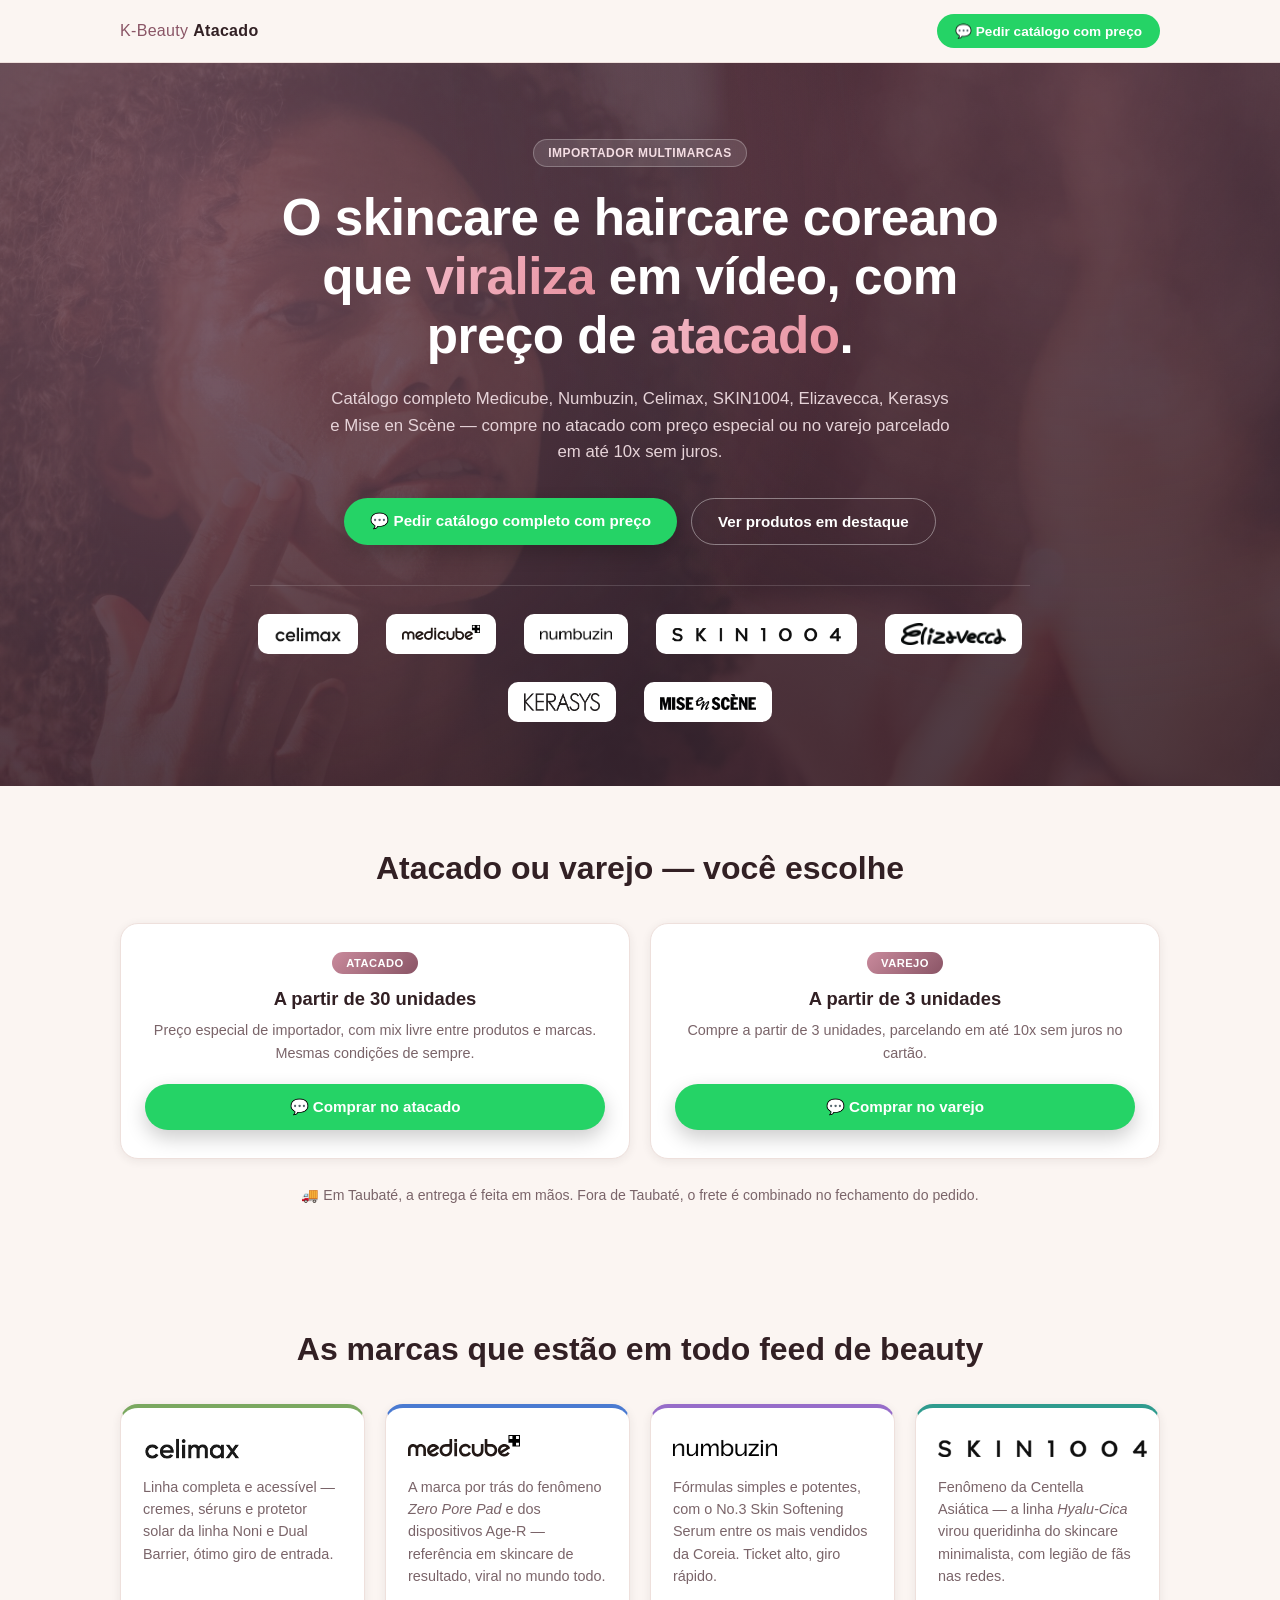
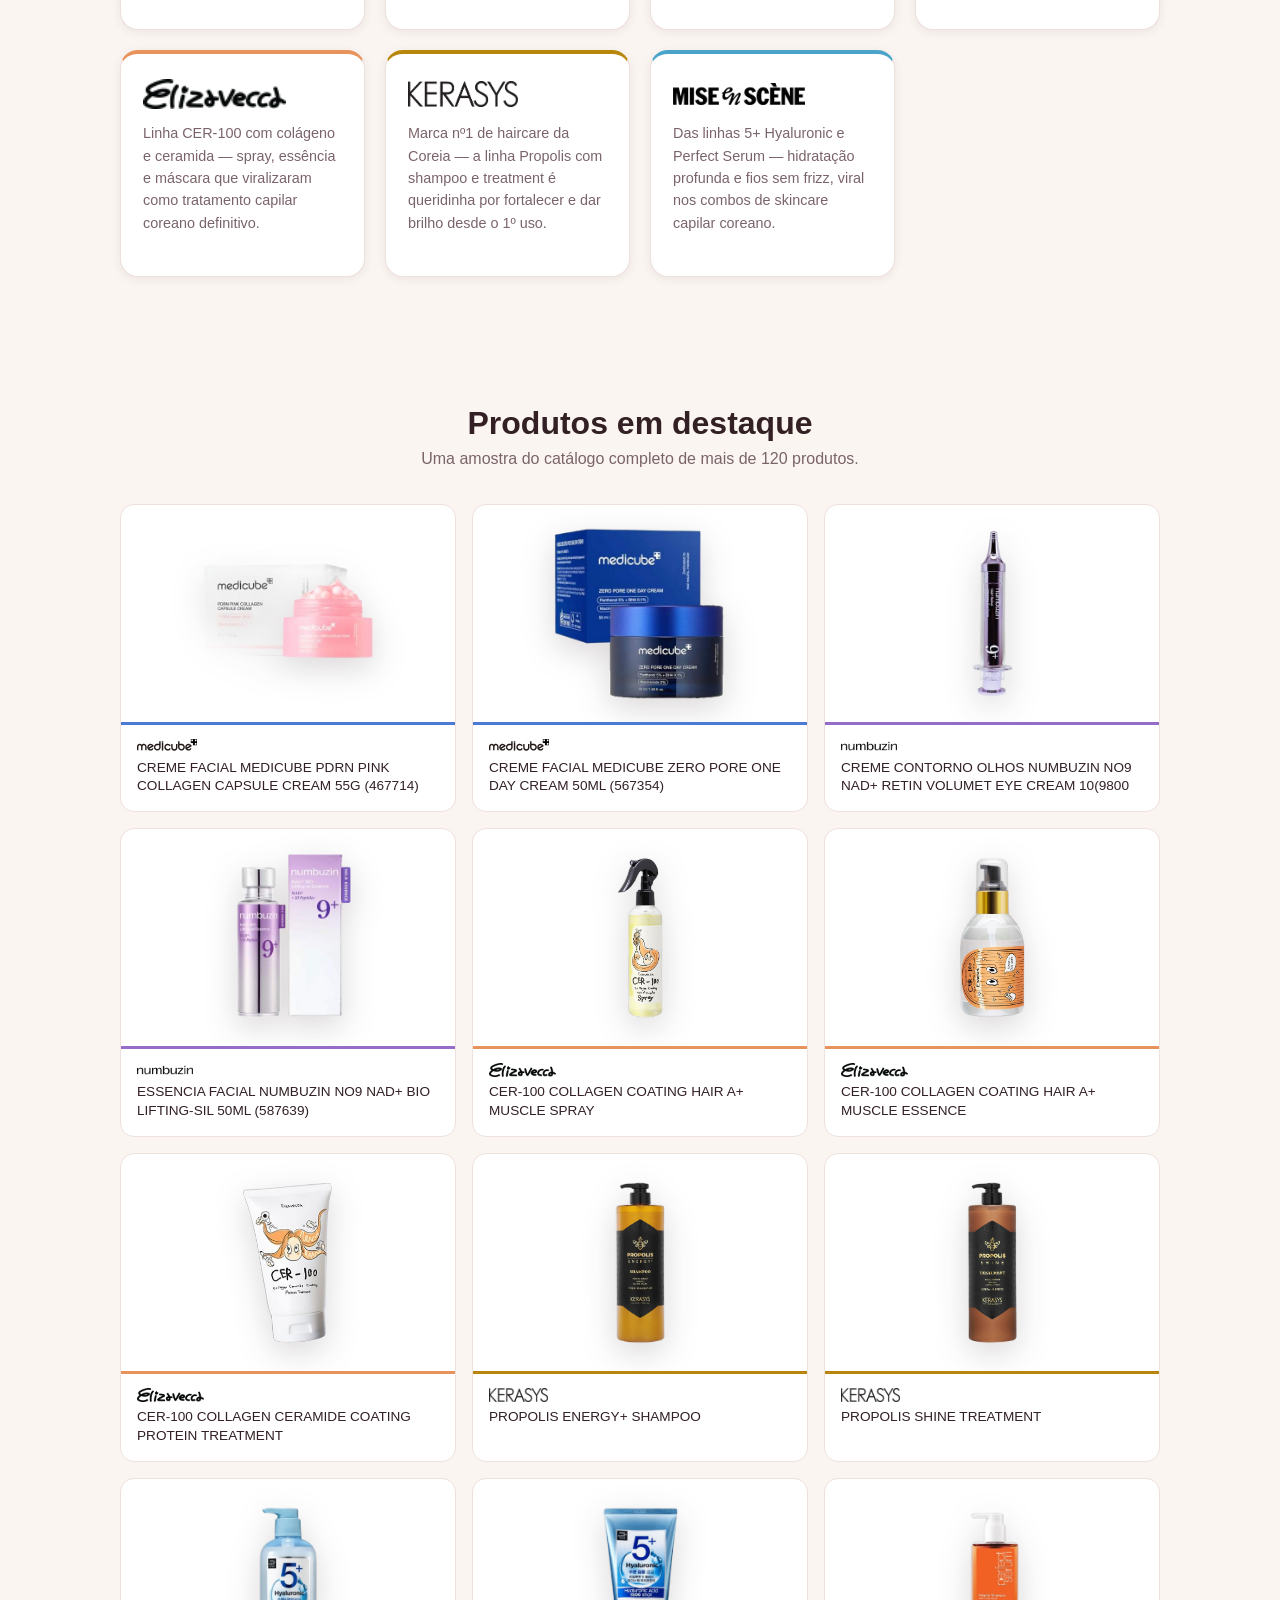
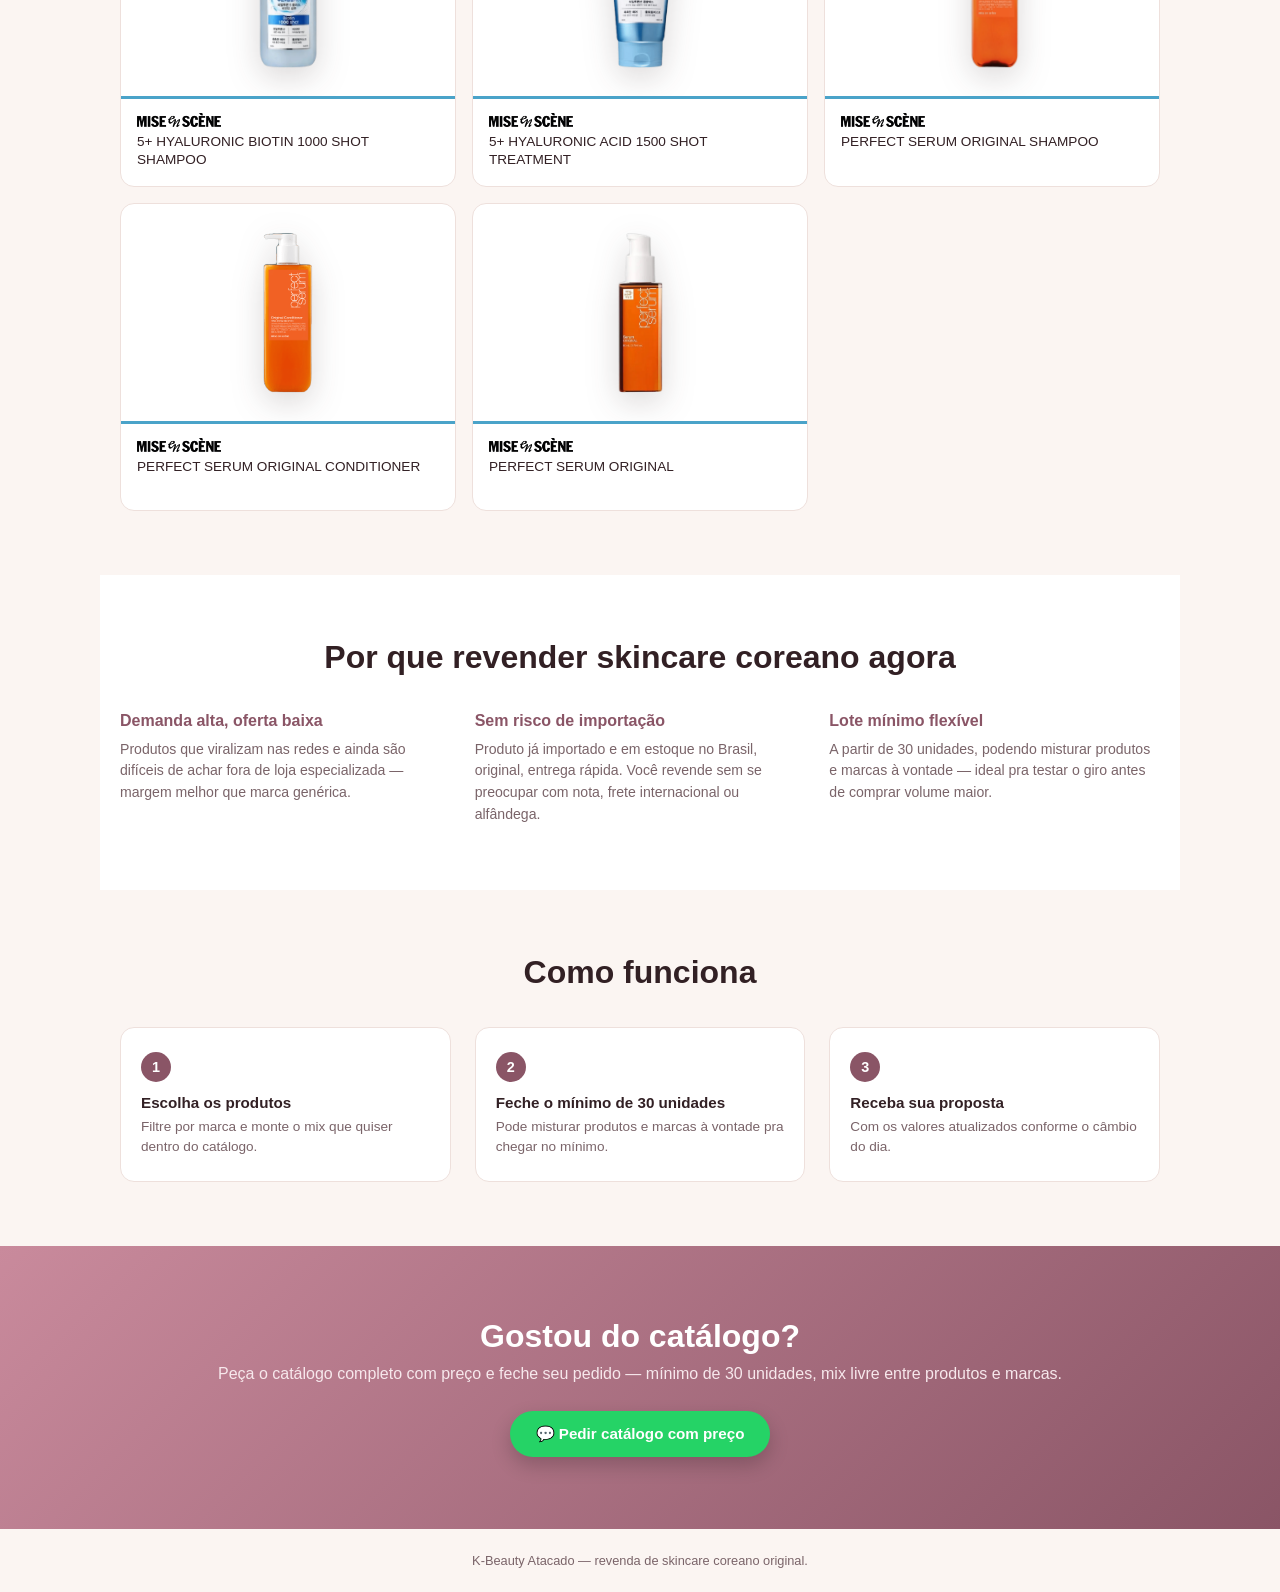
<file: index.html>
<!DOCTYPE html>
<html lang="pt-BR">
<head>
<meta charset="UTF-8" />
<meta name="viewport" content="width=device-width, initial-scale=1" />
<script>
  // Alguns navegadores (Chrome) restauram a posição de rolagem anterior ao
  // recarregar a página — força sempre abrir do topo. Precisa rodar antes
  // do navegador aplicar a restauração, por isso fica no <head>.
  if ("scrollRestoration" in history) {
    history.scrollRestoration = "manual";
  }
</script>
<title>Skincare & Haircare Coreano no Atacado — Medicube, Numbuzin, Celimax, SKIN1004, Elizavecca, Kerasys, Mise en Scène</title>
<meta name="description" content="Revenda os skincares e haircares coreanos mais desejados do momento. Preço de atacado, catálogo com mais de 100 produtos das marcas Medicube, Numbuzin, Celimax, SKIN1004, Elizavecca, Kerasys e Mise en Scène." />

<meta property="og:type" content="website" />
<meta property="og:url" content="https://paulorobertomarconfilho-ctrl.github.io/k-beauty-atacado/" />
<meta property="og:title" content="Skincare & Haircare Coreano no Atacado — Medicube, Numbuzin, Celimax, SKIN1004, Elizavecca, Kerasys, Mise en Scène" />
<meta property="og:description" content="Catálogo completo pronto pra revenda, pedido mínimo de 30 unidades com mix livre entre produtos e marcas. Importador direto, preço de atacado." />
<meta property="og:image" content="https://paulorobertomarconfilho-ctrl.github.io/k-beauty-atacado/atacado-assets/hero-skincare.jpg" />
<meta name="twitter:card" content="summary_large_image" />

<link rel="icon" href="data:image/svg+xml,%3Csvg xmlns='http://www.w3.org/2000/svg' viewBox='0 0 64 64'%3E%3Ccircle cx='32' cy='32' r='32' fill='%238a5566'/%3E%3Ctext x='32' y='44' font-family='Arial, sans-serif' font-size='34' font-weight='700' fill='white' text-anchor='middle'%3EK%3C/text%3E%3C/svg%3E" />
<link rel="stylesheet" href="atacado.css" />
</head>
<body>

<header class="nav">
  <div class="nav-conteudo">
    <span class="nav-logo">K-Beauty <strong>Atacado</strong></span>
    <a class="nav-cta" href="https://wa.me/5512981212522?text=Ol%C3%A1!%20Vi%20o%20cat%C3%A1logo%20e%20quero%20o%20cat%C3%A1logo%20completo%20com%20pre%C3%A7o." target="_blank" rel="noopener">💬 Pedir catálogo com preço</a>
  </div>
</header>

<section class="hero">
  <div class="hero-fundo" style="background-image: url('atacado-assets/hero-skincare.jpg')"></div>
  <div class="hero-conteudo">
    <span class="hero-badge">Importador multimarcas</span>
    <h1>O skincare e haircare coreano que <span>viraliza</span> em vídeo, com preço de <span>atacado</span>.</h1>
    <p class="hero-sub">
      Catálogo completo Medicube, Numbuzin, Celimax, SKIN1004, Elizavecca, Kerasys
      e Mise en Scène — compre no atacado com preço especial ou no varejo
      parcelado em até 10x sem juros.
    </p>
    <div class="hero-acoes">
      <a class="botao botao-whatsapp" href="https://wa.me/5512981212522?text=Ol%C3%A1!%20Vi%20o%20cat%C3%A1logo%20e%20quero%20o%20cat%C3%A1logo%20completo%20com%20pre%C3%A7o." target="_blank" rel="noopener">💬 Pedir catálogo completo com preço</a>
      <a class="botao botao-secundario" href="#produtos">Ver produtos em destaque</a>
    </div>
    <div class="hero-marcas">
      <span class="logo-badge"><img src="logos/celimax.png" alt="Celimax" class="logo-celimax" /></span>
      <span class="logo-badge"><img src="logos/medicube.svg" alt="Medicube" class="logo-medicube" /></span>
      <span class="logo-badge"><img src="logos/numbuzin.png" alt="Numbuzin" class="logo-numbuzin" /></span>
      <span class="logo-badge"><img src="logos/skin1004.png" alt="SKIN1004" class="logo-skin1004" /></span>
      <span class="logo-badge"><img src="logos/elizavecca-logo.png" alt="Elizavecca" class="logo-elizavecca" /></span>
      <span class="logo-badge"><img src="logos/kerasys-logo.png" alt="Kerasys" class="logo-kerasys" /></span>
      <span class="logo-badge"><img src="logos/miseenscene-logo.png" alt="Mise en Scène" class="logo-miseenscene" /></span>
    </div>
  </div>
</section>

<section class="compra" id="compra">
  <h2>Atacado ou varejo — você escolhe</h2>
  <div class="compra-grid">
    <article class="compra-card">
      <span class="compra-badge">Atacado</span>
      <h3>A partir de 30 unidades</h3>
      <p>Preço especial de importador, com mix livre entre produtos e
      marcas. Mesmas condições de sempre.</p>
      <a class="botao botao-whatsapp" href="https://wa.me/5512981212522?text=Ol%C3%A1!%20Vi%20o%20cat%C3%A1logo%20e%20quero%20comprar%20no%20atacado%20%28m%C3%ADnimo%2030%20unidades%29." target="_blank" rel="noopener">💬 Comprar no atacado</a>
    </article>
    <article class="compra-card">
      <span class="compra-badge">Varejo</span>
      <h3>A partir de 3 unidades</h3>
      <p>Compre a partir de 3 unidades, parcelando em até 10x sem juros
      no cartão.</p>
      <a class="botao botao-whatsapp" href="https://wa.me/5512981212522?text=Ol%C3%A1!%20Vi%20o%20cat%C3%A1logo%20e%20quero%20comprar%20no%20varejo%20%28m%C3%ADnimo%203%20unidades%29%2C%20parcelado%20em%20at%C3%A9%2010x%20sem%20juros." target="_blank" rel="noopener">💬 Comprar no varejo</a>
    </article>
  </div>
  <p class="compra-entrega">🚚 Em Taubaté, a entrega é feita em mãos. Fora de Taubaté, o frete é combinado no fechamento do pedido.</p>
</section>

<section class="marcas" id="marcas">
  <h2>As marcas que estão em todo feed de beauty</h2>
  <div class="marcas-grid">
    <article class="marca-card marca-card-celimax">
      <h3><img src="logos/celimax.png" alt="Celimax" class="logo-celimax" /></h3>
      <p>Linha completa e acessível — cremes, séruns e protetor solar da
      linha Noni e Dual Barrier, ótimo giro de entrada.</p>
    </article>
    <article class="marca-card marca-card-medicube">
      <h3><img src="logos/medicube.svg" alt="Medicube" class="logo-medicube" /></h3>
      <p>A marca por trás do fenômeno <em>Zero Pore Pad</em> e dos dispositivos
      Age-R — referência em skincare de resultado, viral no mundo todo.</p>
    </article>
    <article class="marca-card marca-card-numbuzin">
      <h3><img src="logos/numbuzin.png" alt="Numbuzin" class="logo-numbuzin" /></h3>
      <p>Fórmulas simples e potentes, com o No.3 Skin Softening Serum entre
      os mais vendidos da Coreia. Ticket alto, giro rápido.</p>
    </article>
    <article class="marca-card marca-card-skin1004">
      <h3><img src="logos/skin1004.png" alt="SKIN1004" class="logo-skin1004" /></h3>
      <p>Fenômeno da Centella Asiática — a linha <em>Hyalu-Cica</em> virou
      queridinha do skincare minimalista, com legião de fãs nas redes.</p>
    </article>
    <article class="marca-card marca-card-elizavecca">
      <h3><img src="logos/elizavecca-logo.png" alt="Elizavecca" class="logo-elizavecca" /></h3>
      <p>Linha CER-100 com colágeno e ceramida — spray, essência e máscara
      que viralizaram como tratamento capilar coreano definitivo.</p>
    </article>
    <article class="marca-card marca-card-kerasys">
      <h3><img src="logos/kerasys-logo.png" alt="Kerasys" class="logo-kerasys" /></h3>
      <p>Marca nº1 de haircare da Coreia — a linha Propolis com shampoo e
      treatment é queridinha por fortalecer e dar brilho desde o 1º uso.</p>
    </article>
    <article class="marca-card marca-card-miseenscene">
      <h3><img src="logos/miseenscene-logo.png" alt="Mise en Scène" class="logo-miseenscene" /></h3>
      <p>Das linhas 5+ Hyaluronic e Perfect Serum — hidratação profunda e
      fios sem frizz, viral nos combos de skincare capilar coreano.</p>
    </article>
  </div>
</section>

<section class="produtos" id="produtos">
  <h2>Produtos em destaque</h2>
  <p class="produtos-sub">Uma amostra do catálogo completo de mais de 120 produtos.</p>
  <div class="produtos-grid" id="gradeProdutos">
    <div class="produto-skeleton"></div>
    <div class="produto-skeleton"></div>
    <div class="produto-skeleton"></div>
  </div>
</section>

<section class="beneficios">
  <h2>Por que revender skincare coreano agora</h2>
  <div class="beneficios-grid">
    <div class="beneficio">
      <h3>Demanda alta, oferta baixa</h3>
      <p>Produtos que viralizam nas redes e ainda são difíceis de achar fora
      de loja especializada — margem melhor que marca genérica.</p>
    </div>
    <div class="beneficio">
      <h3>Sem risco de importação</h3>
      <p>Produto já importado e em estoque no Brasil, original, entrega
      rápida. Você revende sem se preocupar com nota, frete internacional
      ou alfândega.</p>
    </div>
    <div class="beneficio">
      <h3>Lote mínimo flexível</h3>
      <p>A partir de 30 unidades, podendo misturar produtos e marcas à
      vontade — ideal pra testar o giro antes de comprar volume maior.</p>
    </div>
  </div>
</section>

<section class="como-funciona">
  <h2>Como funciona</h2>
  <ol class="passos">
    <li><strong>Escolha os produtos</strong><span>Filtre por marca e monte o mix que quiser dentro do catálogo.</span></li>
    <li><strong>Feche o mínimo de 30 unidades</strong><span>Pode misturar produtos e marcas à vontade pra chegar no mínimo.</span></li>
    <li><strong>Receba sua proposta</strong><span>Com os valores atualizados conforme o câmbio do dia.</span></li>
  </ol>
</section>

<section class="cta-final">
  <h2>Gostou do catálogo?</h2>
  <p>Peça o catálogo completo com preço e feche seu pedido — mínimo de 30 unidades, mix livre entre produtos e marcas.</p>
  <a class="botao botao-whatsapp" href="https://wa.me/5512981212522?text=Ol%C3%A1!%20Vi%20o%20cat%C3%A1logo%20e%20quero%20o%20cat%C3%A1logo%20completo%20com%20pre%C3%A7o." target="_blank" rel="noopener">💬 Pedir catálogo com preço</a>
</section>

<footer class="rodape">
  <span>K-Beauty Atacado — revenda de skincare coreano original.</span>
</footer>

<script src="atacado.js"></script>
</body>
</html>
</file>
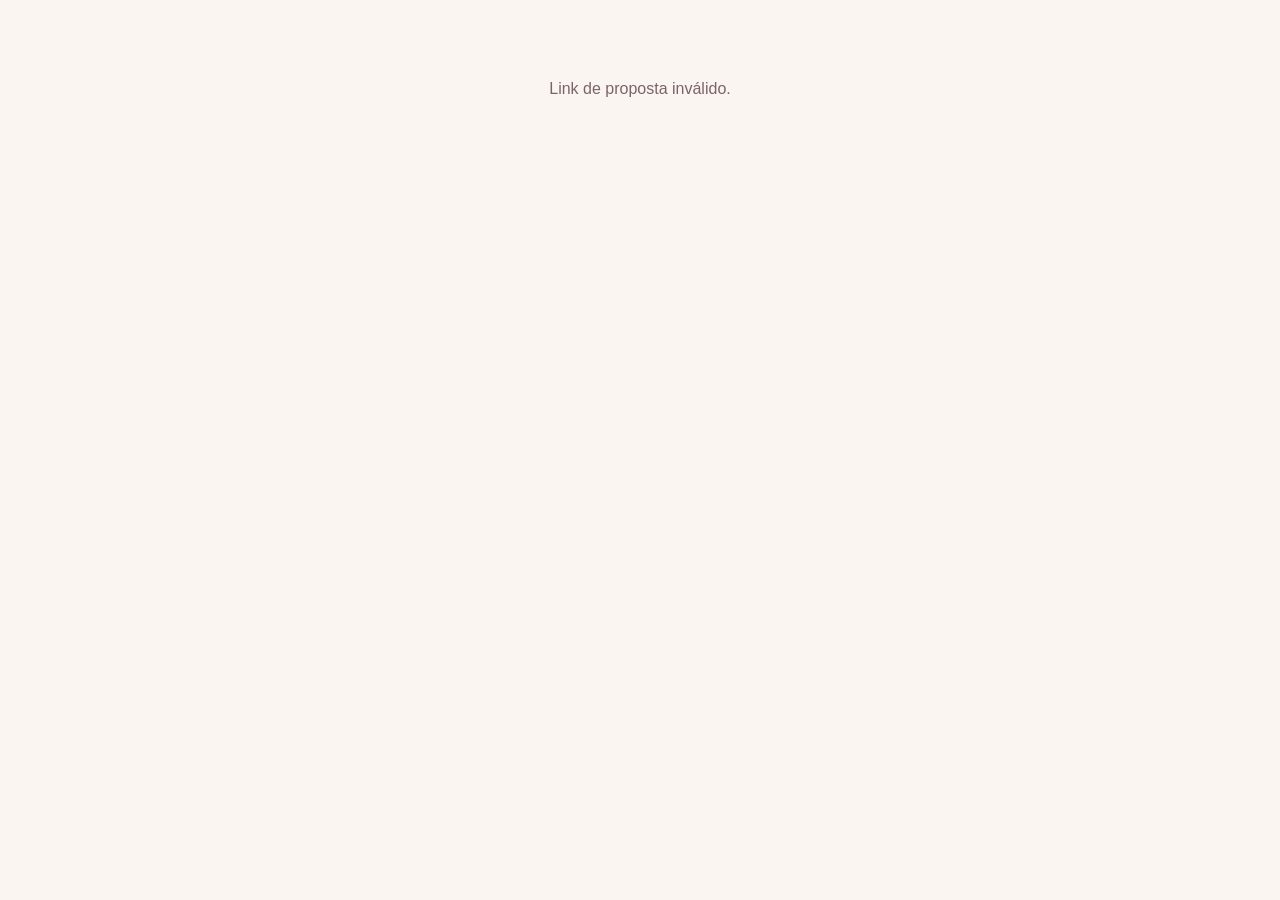
<file: proposta-ver.html>
<!DOCTYPE html>
<html lang="pt-BR">
<head>
<meta charset="UTF-8" />
<meta name="viewport" content="width=device-width, initial-scale=1, maximum-scale=1" />
<title>Proposta</title>
<link rel="stylesheet" href="proposta-ver.css" />
</head>
<body>
<div id="conteudo" class="container">
  <div class="carregando">Carregando proposta...</div>
</div>

<script src="proposta-ver.js"></script>
</body>
</html>
</file>
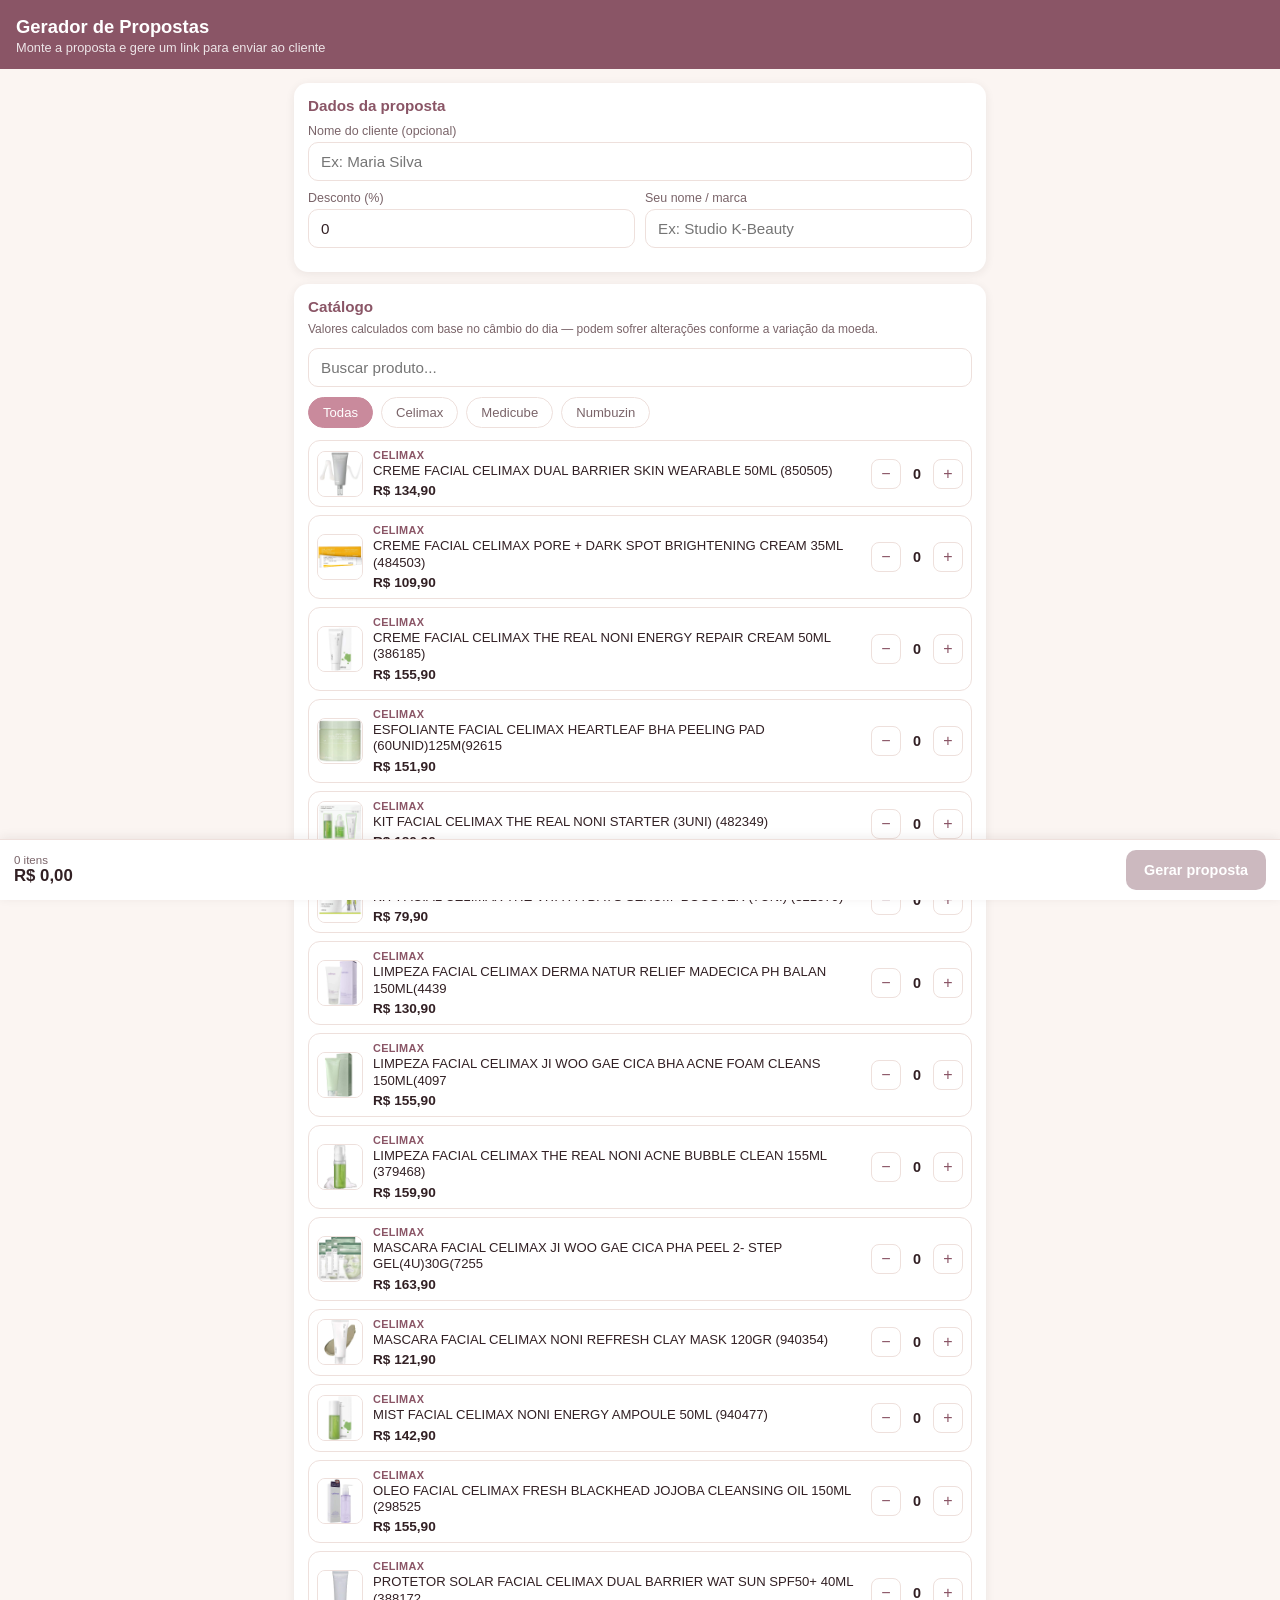
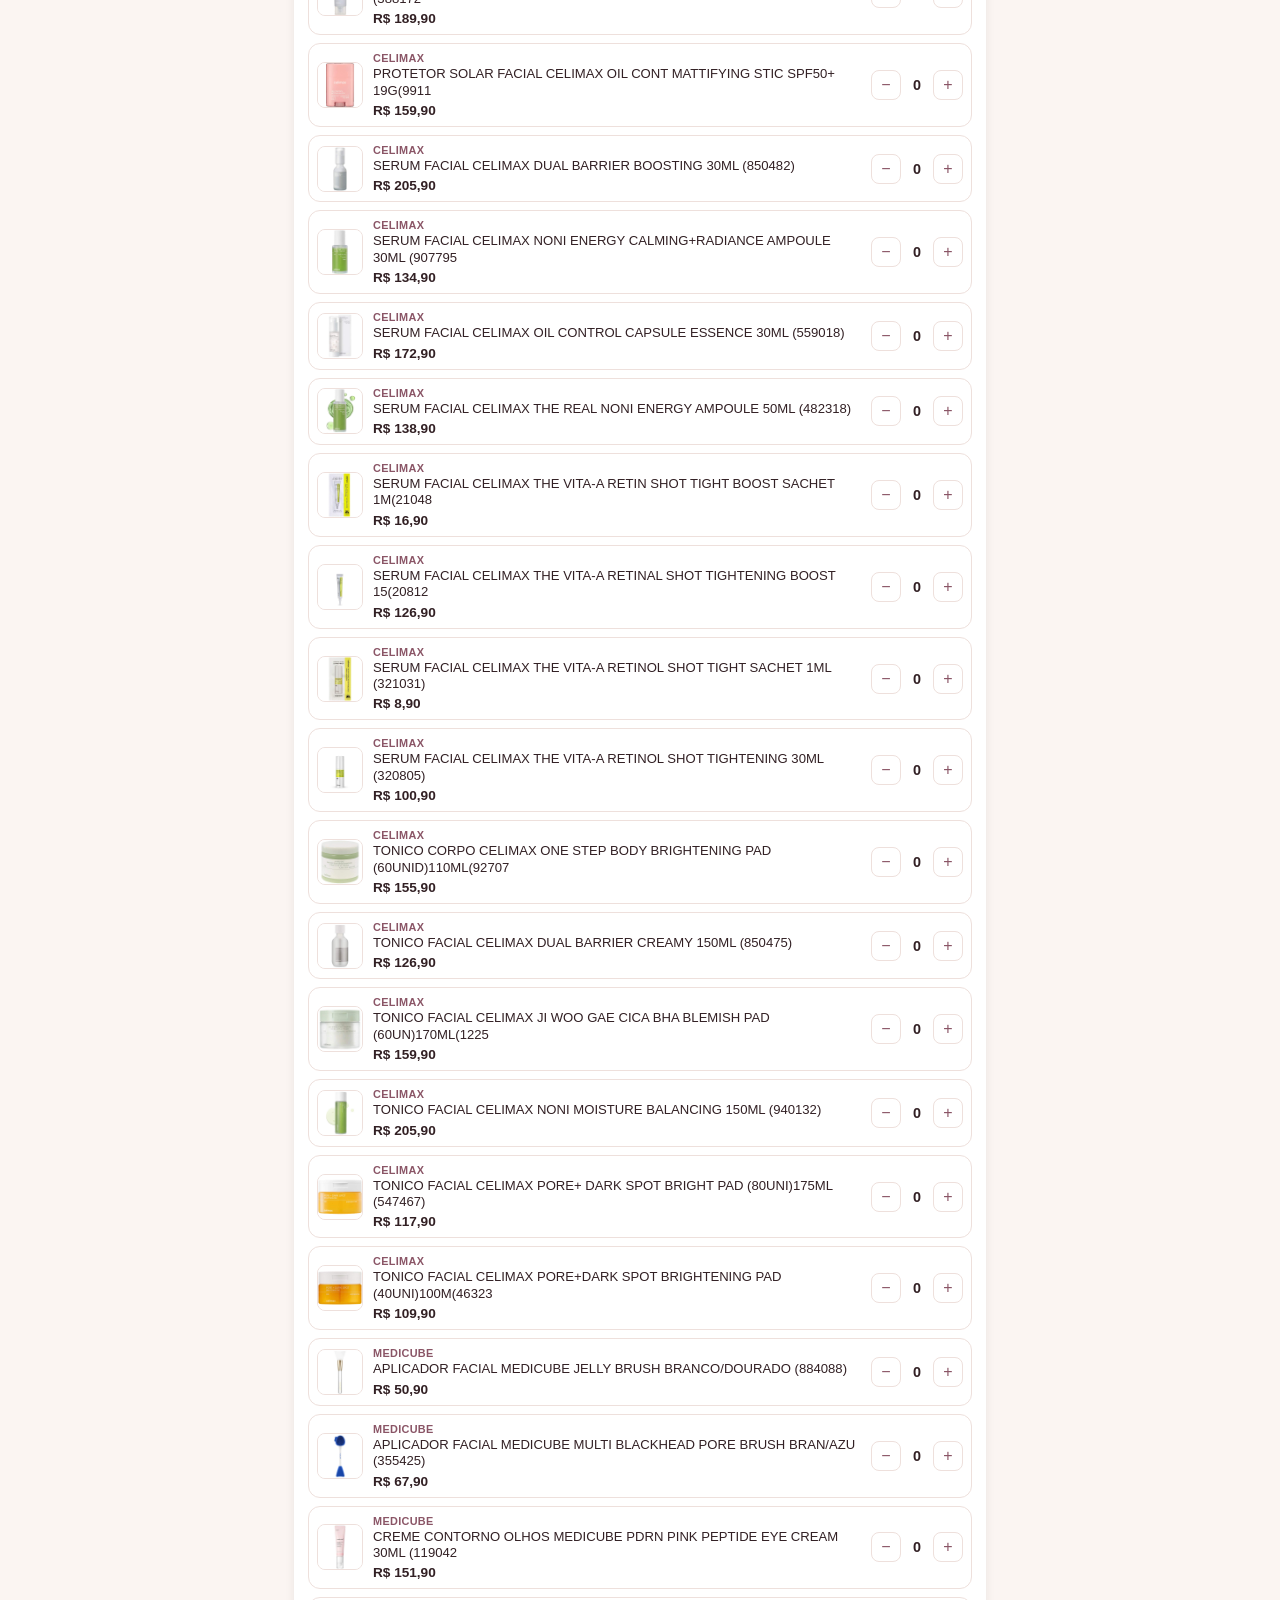
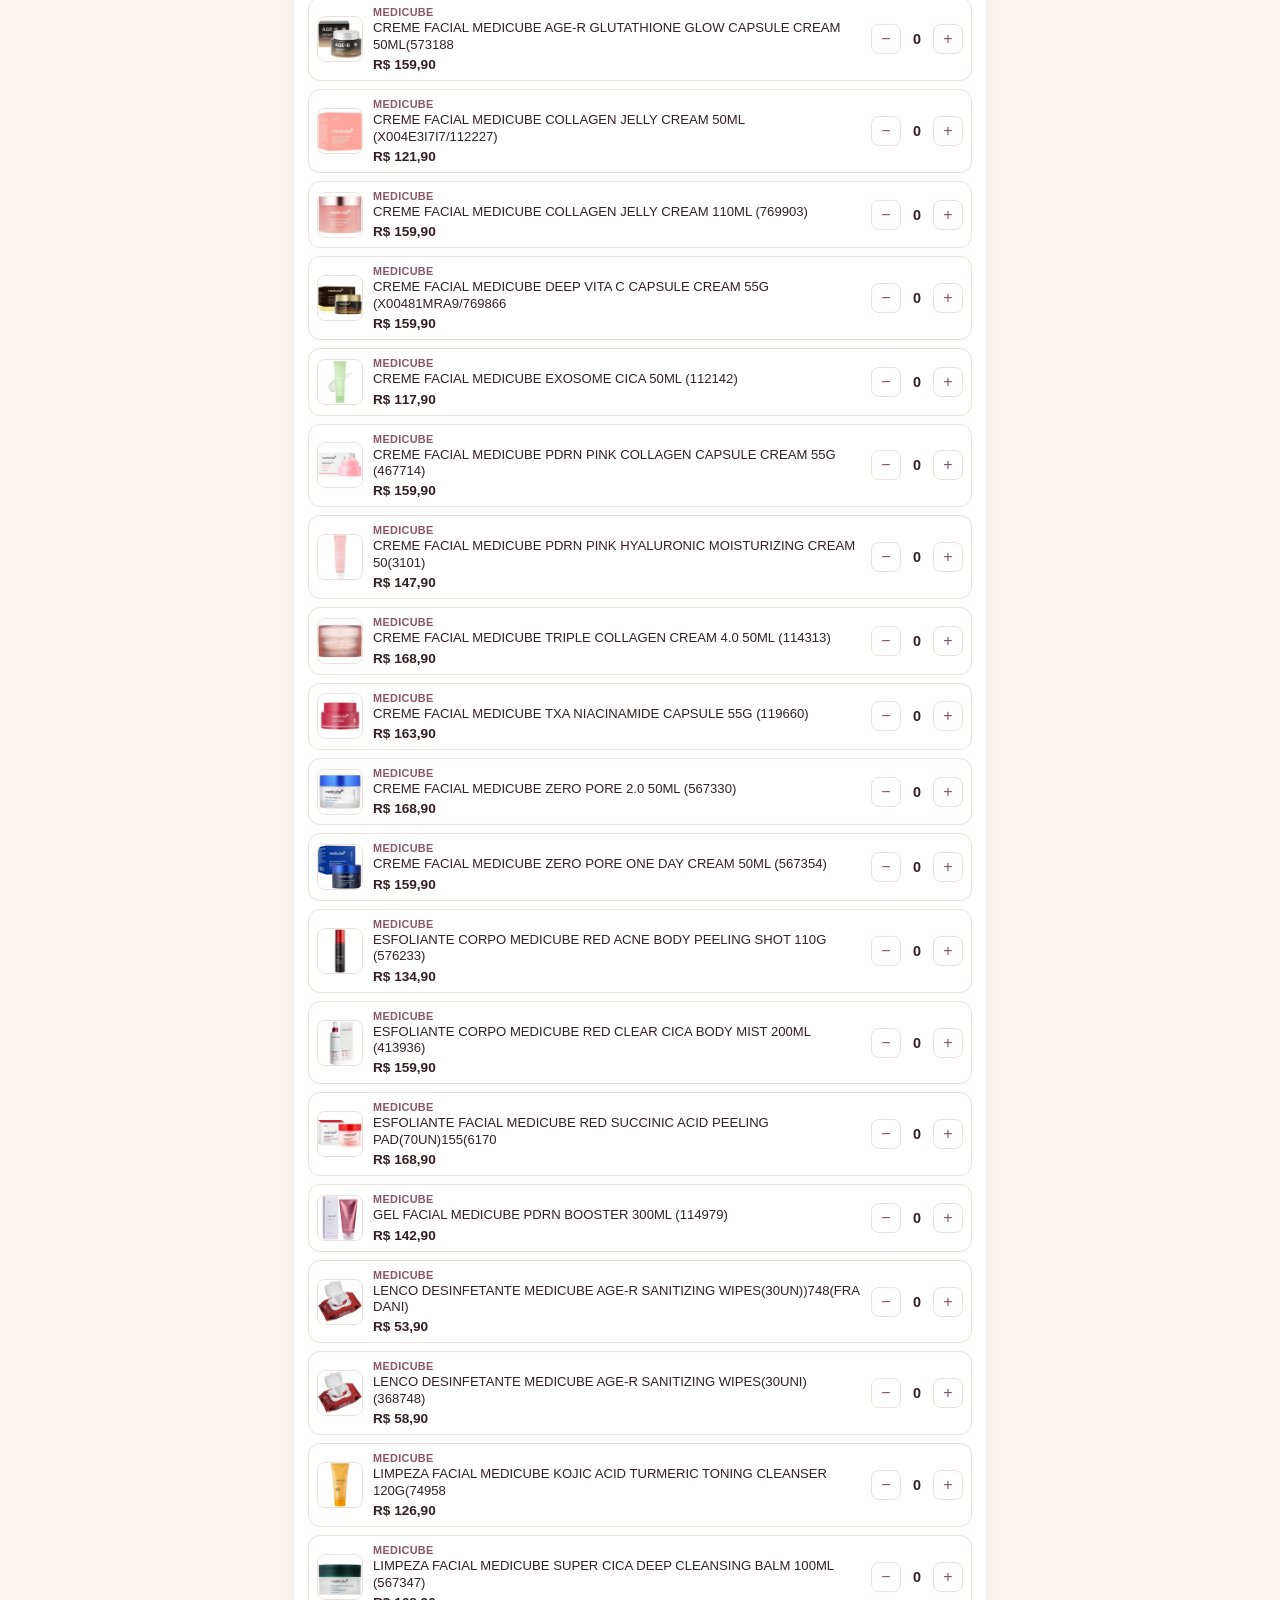
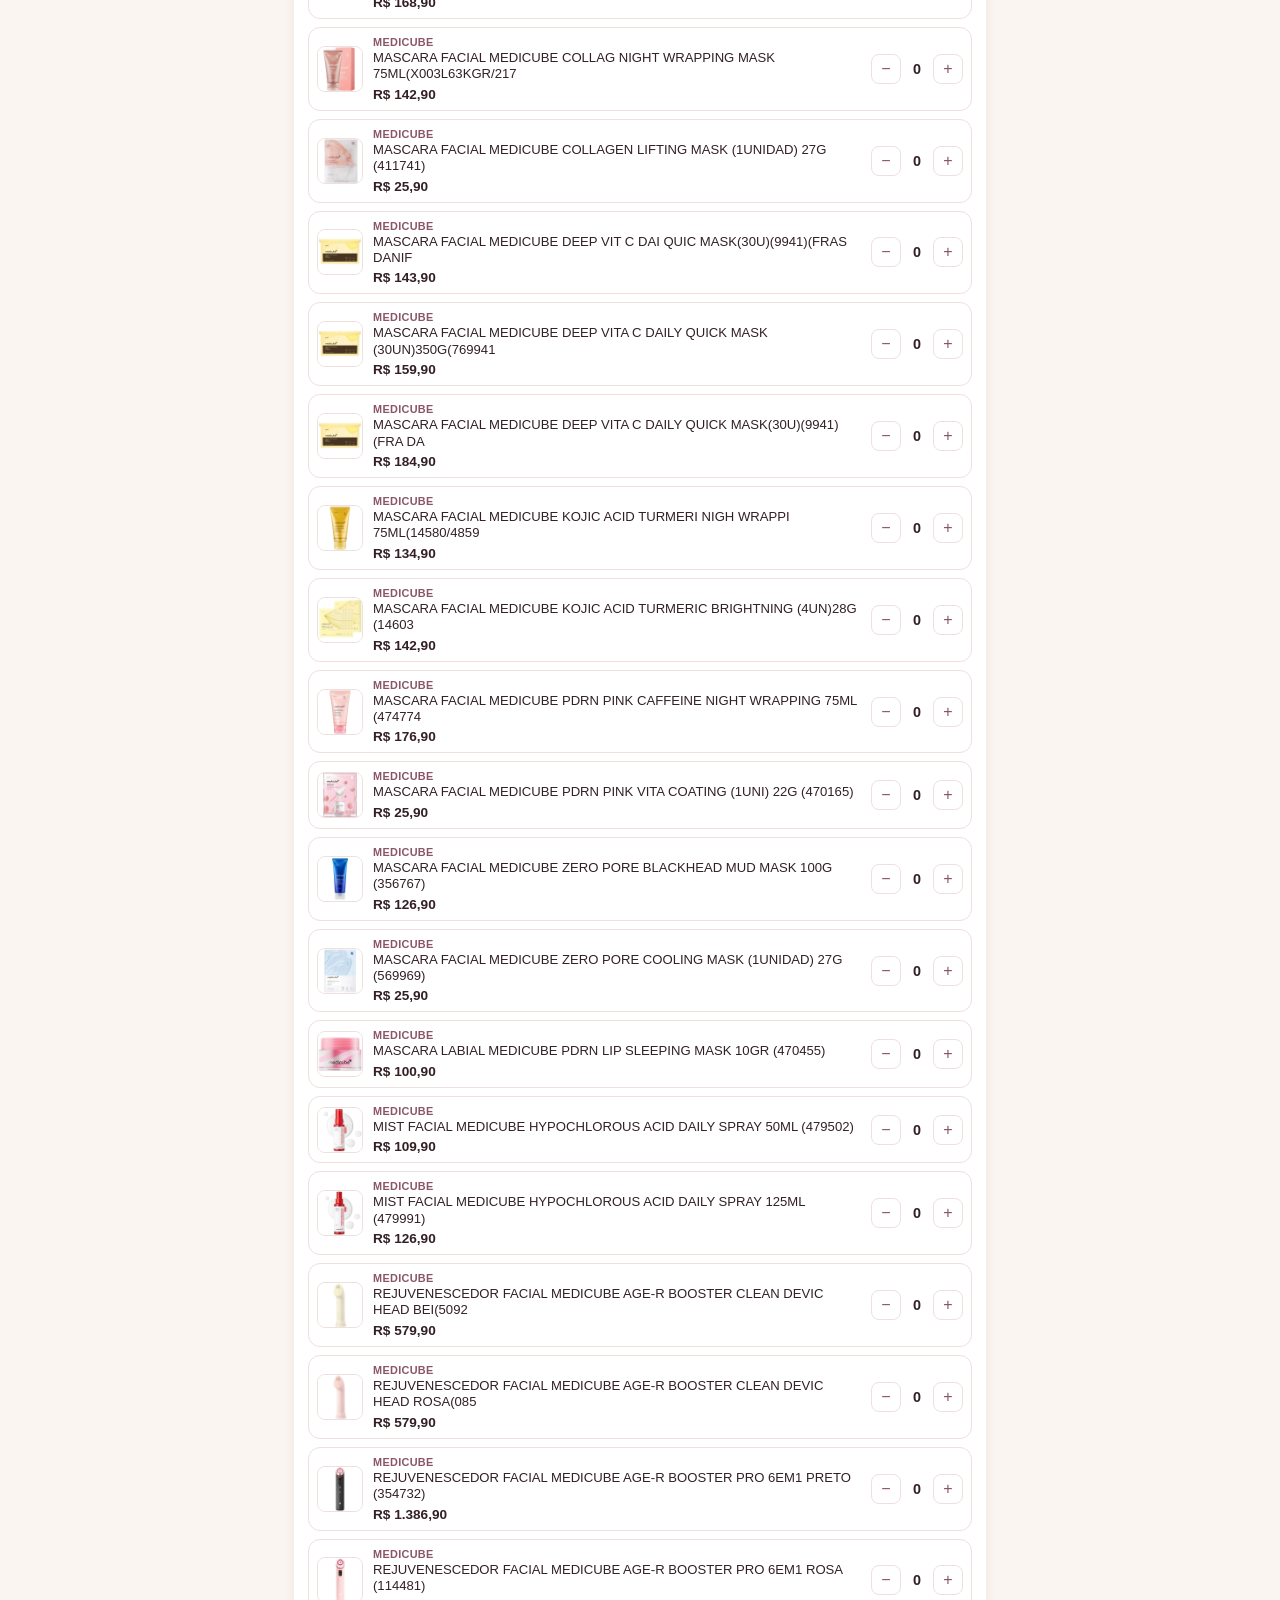
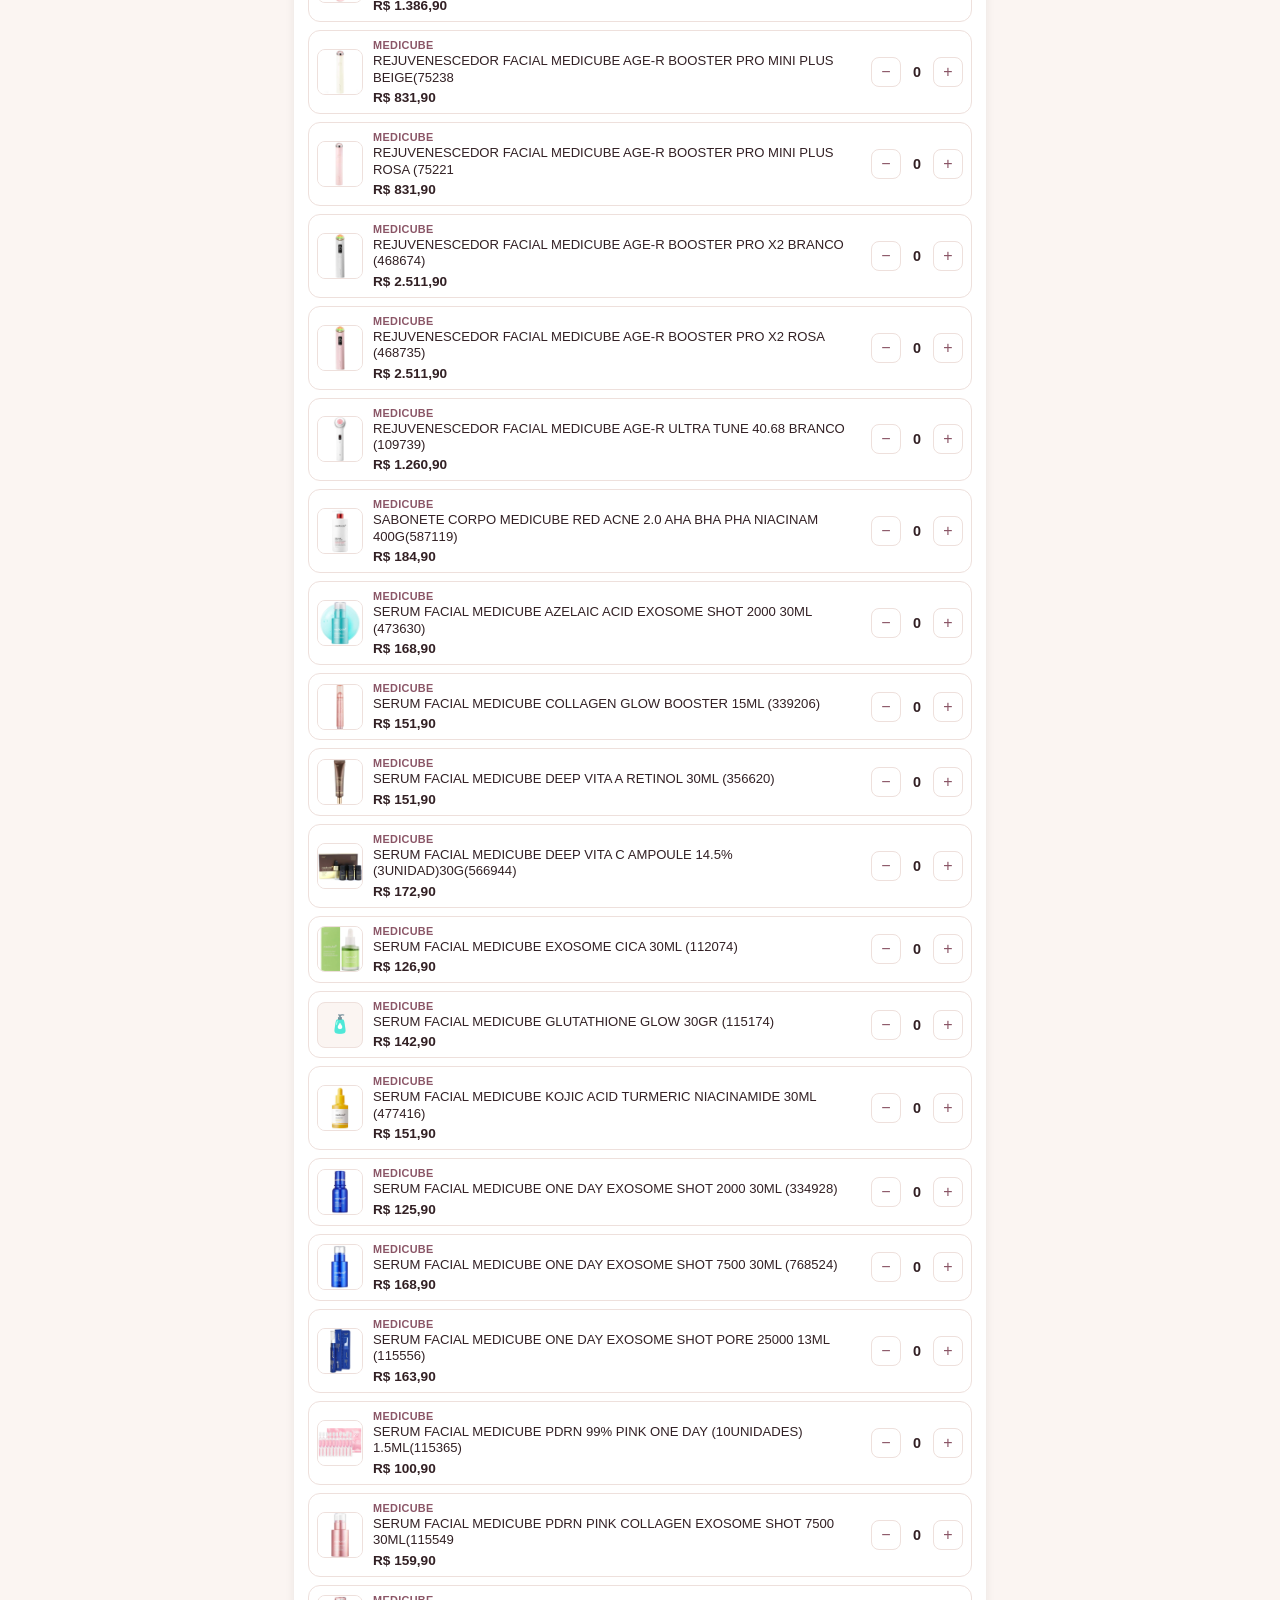
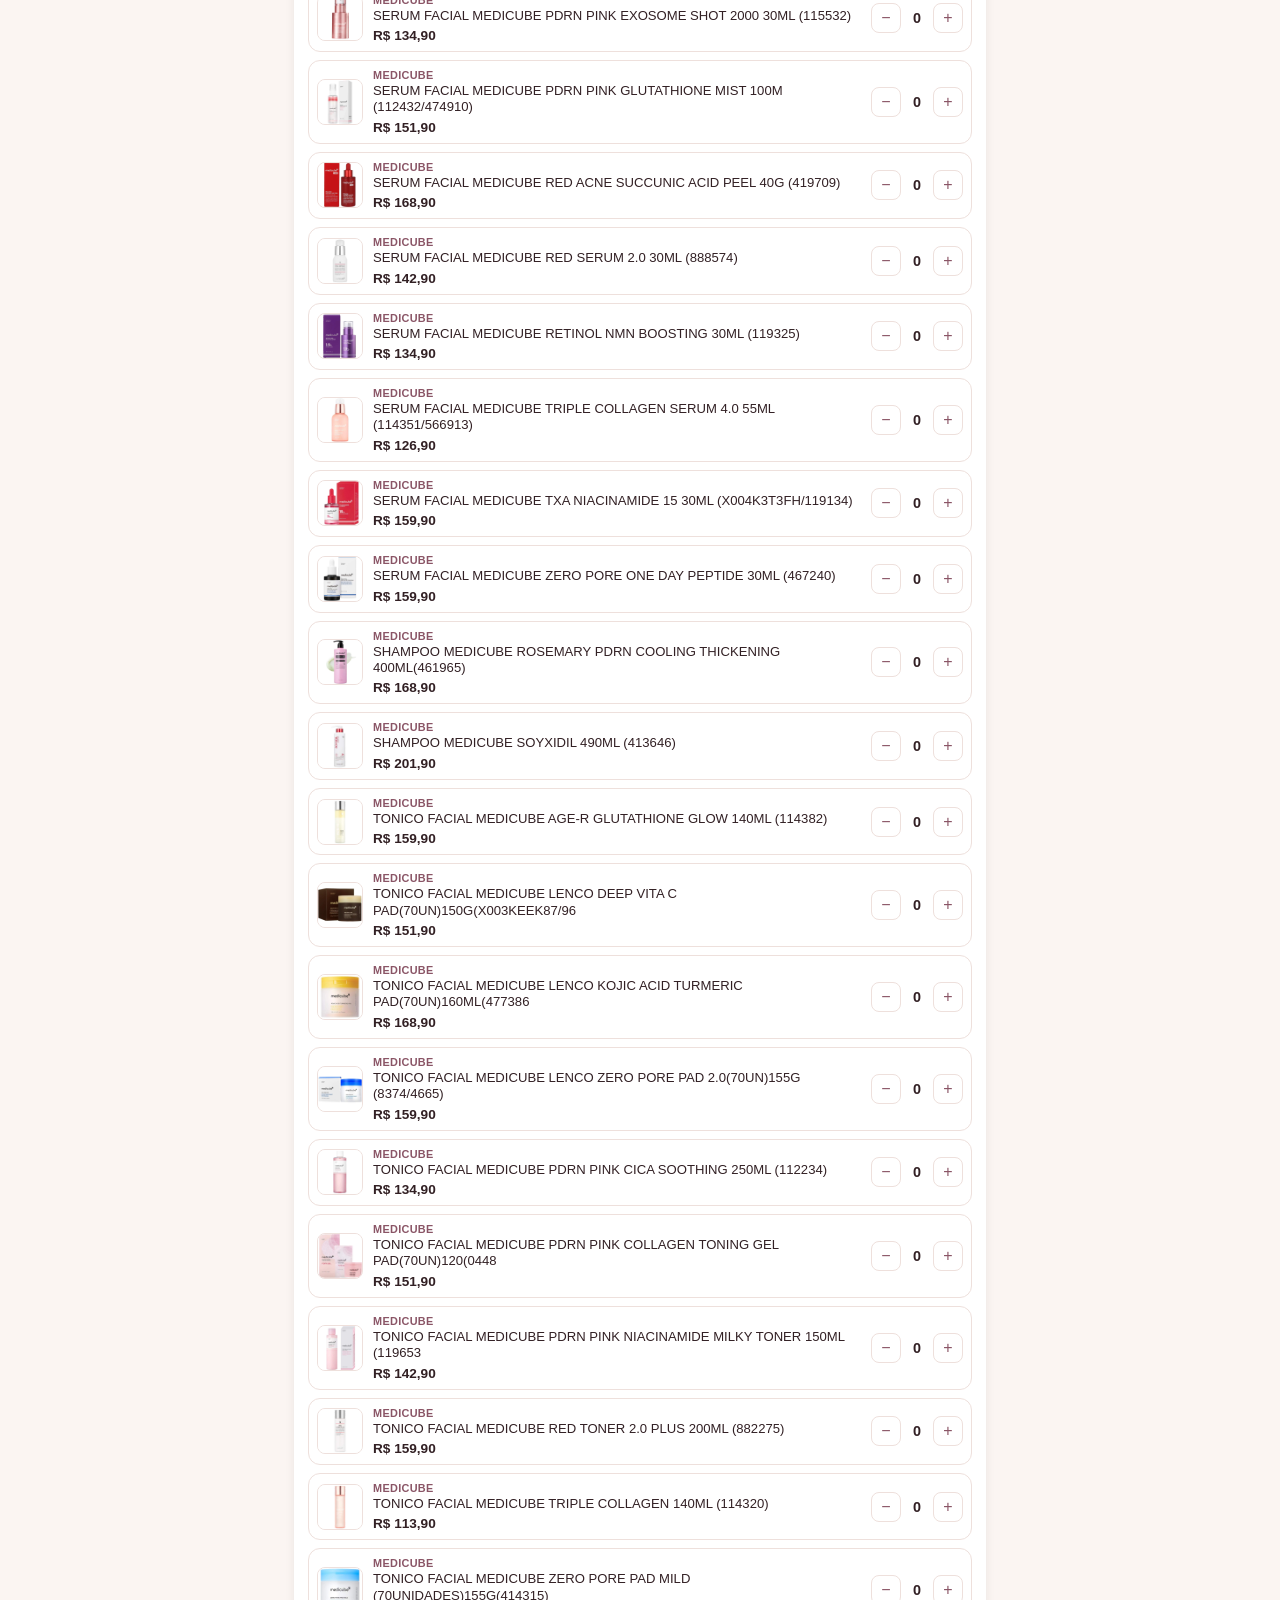
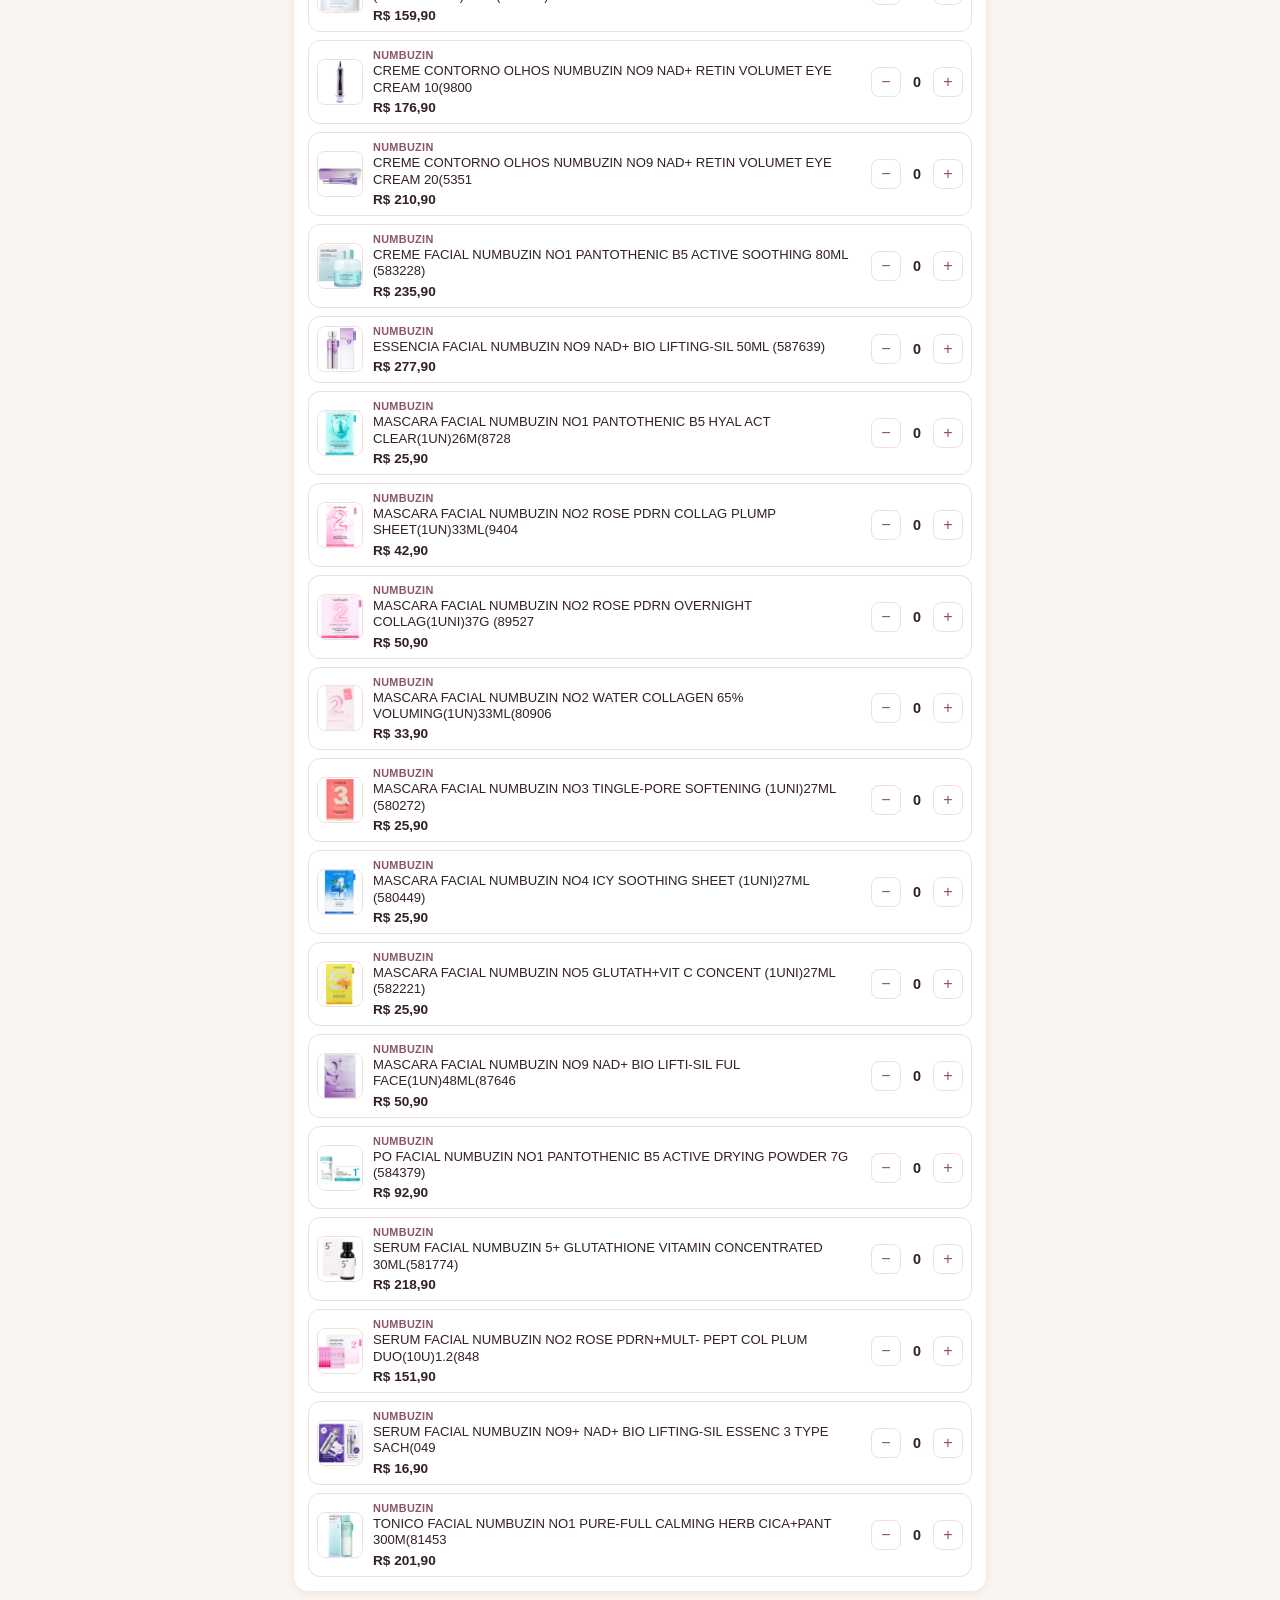
<file: proposta.html>
<!DOCTYPE html>
<html lang="pt-BR">
<head>
<meta charset="UTF-8" />
<meta name="viewport" content="width=device-width, initial-scale=1, maximum-scale=1" />
<title>Gerador de Propostas</title>
<link rel="stylesheet" href="proposta.css" />
</head>
<body>
<header class="topo">
  <h1>Gerador de Propostas</h1>
  <p>Monte a proposta e gere um link para enviar ao cliente</p>
</header>

<div class="container">

  <div class="bloco">
    <h2>Dados da proposta</h2>
    <div class="campo">
      <label for="nomeCliente">Nome do cliente (opcional)</label>
      <input type="text" id="nomeCliente" placeholder="Ex: Maria Silva" />
    </div>
    <div class="linha-2">
      <div class="campo">
        <label for="desconto">Desconto (%)</label>
        <input type="number" id="desconto" min="0" max="100" step="1" value="0" />
      </div>
      <div class="campo">
        <label for="nomeVendedor">Seu nome / marca</label>
        <input type="text" id="nomeVendedor" placeholder="Ex: Studio K-Beauty" />
      </div>
    </div>
  </div>

  <div class="bloco">
    <h2>Catálogo</h2>
    <p class="aviso-cambio">Valores calculados com base no câmbio do dia — podem sofrer alterações conforme a variação da moeda.</p>
    <input type="search" class="busca" id="busca" placeholder="Buscar produto..." />
    <div class="filtros" id="filtrosMarca"></div>
    <div class="lista-produtos" id="listaProdutos"></div>
  </div>

</div>

<div class="barra-inferior">
  <div class="resumo">
    <div class="qtd-itens" id="resumoItens">0 itens</div>
    <div class="total" id="resumoTotal">R$ 0,00</div>
  </div>
  <button class="botao botao-primario" id="btnGerar" disabled>Gerar proposta</button>
</div>

<div class="modal-fundo" id="modalFundo">
  <div class="modal">
    <h3>Proposta pronta</h3>
    <div class="link-caixa">
      <input type="text" id="linkGerado" readonly />
      <button class="botao botao-secundario" id="btnCopiar">Copiar</button>
    </div>
    <div class="aviso-copiado" id="avisoCopiado"></div>
    <div class="acoes">
      <button class="botao botao-secundario" id="btnFechar">Fechar</button>
      <a class="botao botao-primario" id="btnWhatsapp" href="#" target="_blank" style="text-decoration:none; text-align:center;">Enviar por WhatsApp</a>
    </div>
  </div>
</div>

<script src="proposta.js"></script>
</body>
</html>
</file>
<file: atacado.css>
:root {
  --rosa: #c98a9c;
  --rosa-escuro: #8a5566;
  --rosa-quase-preto: #3a2530;
  --creme: #fbf5f2;
  --creme-card: #ffffff;
  --texto: #322024;
  --texto-suave: #7a6469;
  --borda: #eee0dc;
  --sombra: 0 2px 10px rgba(50, 32, 36, 0.08);
  --sombra-forte: 0 20px 50px rgba(58, 37, 48, 0.25);
  font-size: 16px;
}

* {
  box-sizing: border-box;
}

body {
  margin: 0;
  font-family: -apple-system, BlinkMacSystemFont, "Segoe UI", Roboto, sans-serif;
  background: var(--creme);
  color: var(--texto);
}

h1, h2, h3 {
  line-height: 1.15;
}

.botao {
  display: inline-block;
  border: none;
  border-radius: 999px;
  padding: 14px 26px;
  font-size: 0.95rem;
  font-weight: 700;
  cursor: pointer;
  text-decoration: none;
  text-align: center;
}

.botao-primario {
  background: linear-gradient(135deg, var(--rosa) 0%, var(--rosa-escuro) 100%);
  color: #fff;
  box-shadow: 0 8px 20px rgba(138, 85, 102, 0.35);
}

.botao-secundario {
  background: transparent;
  color: var(--rosa-escuro);
  border: 1.5px solid var(--rosa);
}

.botao-whatsapp {
  background: #25d366;
  color: #fff;
  box-shadow: 0 8px 20px rgba(0, 0, 0, 0.2);
}

/* Nav */
.nav {
  position: sticky;
  top: 0;
  z-index: 20;
  background: rgba(251, 245, 242, 0.9);
  backdrop-filter: blur(6px);
  border-bottom: 1px solid var(--borda);
}

.nav-conteudo {
  max-width: 1080px;
  margin: 0 auto;
  padding: 14px 20px;
  display: flex;
  align-items: center;
  justify-content: space-between;
}

.nav-logo {
  font-size: 1rem;
  letter-spacing: 0.02em;
  color: var(--rosa-escuro);
}

.nav-logo strong {
  color: var(--texto);
}

.nav-cta {
  background: #25d366;
  color: #fff;
  padding: 9px 18px;
  border-radius: 999px;
  font-size: 0.85rem;
  font-weight: 700;
  text-decoration: none;
}

/* Hero */
.hero {
  position: relative;
  overflow: hidden;
  color: #fff;
  padding: 76px 20px 64px;
}

.hero-fundo {
  position: absolute;
  inset: 0;
  background-size: cover;
  background-position: center 25%;
}

.hero-fundo::after {
  content: "";
  position: absolute;
  inset: 0;
  background:
    radial-gradient(circle at 15% 20%, rgba(201, 138, 156, 0.35), transparent 55%),
    radial-gradient(circle at 85% 0%, rgba(138, 85, 102, 0.35), transparent 50%),
    linear-gradient(rgba(58, 37, 48, 0.82), rgba(58, 37, 48, 0.88));
}

.hero-conteudo {
  position: relative;
  max-width: 780px;
  margin: 0 auto;
  text-align: center;
}

.hero-badge {
  display: inline-block;
  background: rgba(255, 255, 255, 0.12);
  border: 1px solid rgba(255, 255, 255, 0.25);
  color: #f4dde3;
  font-size: 0.75rem;
  font-weight: 700;
  letter-spacing: 0.04em;
  text-transform: uppercase;
  padding: 6px 14px;
  border-radius: 999px;
  margin-bottom: 22px;
}

.hero h1 {
  font-size: clamp(2rem, 5vw, 3.2rem);
  font-weight: 800;
  margin: 0 0 20px;
  letter-spacing: -0.01em;
}

.hero h1 span {
  background: linear-gradient(120deg, #f2b8c6, #e8919f);
  -webkit-background-clip: text;
  background-clip: text;
  color: transparent;
}

.hero-sub {
  font-size: 1.05rem;
  line-height: 1.6;
  color: #e6d3d8;
  max-width: 620px;
  margin: 0 auto 32px;
}

.hero-acoes {
  display: flex;
  flex-wrap: wrap;
  justify-content: center;
  gap: 14px;
  margin-bottom: 40px;
}

.hero .botao-secundario {
  color: #fff;
  border-color: rgba(255, 255, 255, 0.4);
}

.hero-marcas {
  display: flex;
  flex-wrap: wrap;
  justify-content: center;
  gap: 28px;
  padding-top: 28px;
  border-top: 1px solid rgba(255, 255, 255, 0.15);
}

.logo-badge {
  display: inline-flex;
  align-items: center;
  justify-content: center;
  background: #fff;
  border-radius: 10px;
  padding: 8px 16px;
  height: 40px;
}

.logo-medicube,
.logo-numbuzin,
.logo-celimax {
  height: 18px;
  width: auto;
  display: block;
}

.logo-skin1004 {
  /* Wordmark oficial é bem fino e espaçado — precisa de mais altura que
     as outras marcas pra ficar legível no mesmo tamanho de badge. */
  height: 26px;
  width: auto;
  display: block;
}

.logo-kerasys {
  height: 18px;
  width: auto;
  display: block;
}

.logo-elizavecca {
  /* Logo oficial é um script fino em baixa resolução — precisa de mais
     altura que as outras marcas pra não ficar ilegível no badge. */
  height: 22px;
  width: auto;
  display: block;
}

.logo-miseenscene {
  height: 16px;
  width: auto;
  display: block;
}


/* Seções genéricas */
section.marcas,
section.produtos,
section.beneficios,
section.como-funciona,
section.compra {
  max-width: 1080px;
  margin: 0 auto;
  padding: 64px 20px;
}

section h2 {
  font-size: clamp(1.5rem, 3vw, 2rem);
  text-align: center;
  margin: 0 0 8px;
  color: var(--texto);
}

.produtos-sub {
  text-align: center;
  color: var(--texto-suave);
  margin: 0 0 36px;
}

/* Atacado x Varejo */
.compra-grid {
  display: grid;
  grid-template-columns: repeat(auto-fit, minmax(260px, 1fr));
  gap: 20px;
  margin-top: 36px;
}

.compra-card {
  background: var(--creme-card);
  border: 1px solid var(--borda);
  border-radius: 18px;
  padding: 28px 24px;
  box-shadow: var(--sombra);
  text-align: center;
}

.compra-badge {
  display: inline-block;
  background: linear-gradient(135deg, var(--rosa) 0%, var(--rosa-escuro) 100%);
  color: #fff;
  font-size: 0.7rem;
  font-weight: 700;
  letter-spacing: 0.04em;
  text-transform: uppercase;
  padding: 5px 14px;
  border-radius: 999px;
  margin-bottom: 14px;
}

.compra-card h3 {
  font-size: 1.15rem;
  margin: 0 0 10px;
  color: var(--texto);
}

.compra-card p {
  font-size: 0.9rem;
  color: var(--texto-suave);
  line-height: 1.55;
  margin: 0 0 20px;
}

.compra-card .botao {
  width: 100%;
}

.compra-entrega {
  text-align: center;
  color: var(--texto-suave);
  font-size: 0.88rem;
  margin: 28px 0 0;
}

/* Marcas */
.marcas-grid {
  display: grid;
  grid-template-columns: repeat(auto-fit, minmax(240px, 1fr));
  gap: 20px;
  margin-top: 36px;
}

.marca-card {
  background: var(--creme-card);
  border: 1px solid var(--borda);
  border-top: 4px solid var(--borda);
  border-radius: 18px;
  padding: 26px 22px;
  box-shadow: var(--sombra);
}

.marca-card-medicube { border-top-color: #4a7ad1; }
.marca-card-numbuzin { border-top-color: #966cc9; }
.marca-card-celimax { border-top-color: #7aa860; }
.marca-card-skin1004 { border-top-color: #2f9b8e; }
.marca-card-elizavecca { border-top-color: #e8935c; }
.marca-card-kerasys { border-top-color: #b8860b; }
.marca-card-miseenscene { border-top-color: #4aa3c9; }

.marca-card h3 {
  margin: 0 0 14px;
  display: flex;
  align-items: center;
  height: 28px;
}

.marca-card h3 .logo-medicube,
.marca-card h3 .logo-numbuzin,
.marca-card h3 .logo-celimax,
.marca-card h3 .logo-kerasys {
  height: 26px;
}

.marca-card h3 .logo-skin1004 {
  height: 32px;
}

.marca-card h3 .logo-elizavecca {
  height: 30px;
}

.marca-card h3 .logo-miseenscene {
  height: 22px;
}

.marca-card p {
  font-size: 0.9rem;
  color: var(--texto-suave);
  line-height: 1.55;
  margin: 0 0 16px;
}

.marca-card a {
  font-size: 0.85rem;
  font-weight: 700;
  color: var(--rosa-escuro);
  text-decoration: none;
}

/* Produtos */
.produtos-grid {
  display: grid;
  grid-template-columns: repeat(3, 1fr);
  gap: 16px;
}

.produto-card {
  background: var(--creme-card);
  border: 1px solid var(--borda);
  border-radius: 14px;
  overflow: hidden;
  display: flex;
  flex-direction: column;
}

.produto-foto-wrap {
  position: relative;
  height: 220px;
  display: flex;
  align-items: center;
  justify-content: center;
  padding: 22px;
  border-bottom: 3px solid var(--acento, var(--borda));
  background: transparent;
  overflow: hidden;
}

.produto-foto-wrap.glow-medicube { --acento: #4a7ad1; }
.produto-foto-wrap.glow-numbuzin { --acento: #966cc9; }
.produto-foto-wrap.glow-celimax { --acento: #7aa860; }
.produto-foto-wrap.glow-elizavecca { --acento: #e8935c; }
.produto-foto-wrap.glow-kerasys { --acento: #b8860b; }
.produto-foto-wrap.glow-miseenscene { --acento: #4aa3c9; }

.produto-foto {
  position: relative;
  max-width: 100%;
  max-height: 100%;
  width: auto;
  object-fit: contain;
  filter: drop-shadow(0 10px 16px rgba(50, 32, 36, 0.18));
}

.produto-foto-vazia {
  position: relative;
  display: flex;
  align-items: center;
  justify-content: center;
  font-size: 2rem;
  color: var(--texto-suave);
}

.produto-card-info {
  padding: 14px 16px 16px;
  display: flex;
  flex-direction: column;
  gap: 6px;
}

.produto-card .marca {
  height: 14px;
  display: flex;
  align-items: center;
}

.produto-card .marca img {
  height: 14px;
  width: auto;
}

.produto-card .nome {
  font-size: 0.85rem;
  line-height: 1.35;
  min-height: 2.7em;
  overflow: hidden;
  text-overflow: ellipsis;
  display: -webkit-box;
  -webkit-line-clamp: 2;
  -webkit-box-orient: vertical;
}

.produto-skeleton {
  height: 128px;
  border-radius: 14px;
  background: linear-gradient(90deg, #f1e4e0 25%, #f8efec 37%, #f1e4e0 63%);
  background-size: 400% 100%;
  animation: brilho 1.4s ease infinite;
}

@keyframes brilho {
  0% { background-position: 100% 50%; }
  100% { background-position: 0 50%; }
}

/* Benefícios */
.beneficios {
  background: #fff;
}

.beneficios-grid {
  display: grid;
  grid-template-columns: repeat(3, 1fr);
  gap: 24px;
  margin-top: 36px;
}

.beneficio h3 {
  font-size: 1rem;
  color: var(--rosa-escuro);
  margin: 0 0 8px;
}

.beneficio p {
  font-size: 0.88rem;
  color: var(--texto-suave);
  line-height: 1.55;
  margin: 0;
}

/* Como funciona */
.passos {
  list-style: none;
  counter-reset: passo;
  margin: 36px 0 0;
  padding: 0;
  display: grid;
  grid-template-columns: repeat(3, 1fr);
  gap: 24px;
}

.passos li {
  counter-increment: passo;
  background: var(--creme-card);
  border: 1px solid var(--borda);
  border-radius: 14px;
  padding: 24px 20px;
  position: relative;
  display: flex;
  flex-direction: column;
  gap: 6px;
}

.passos li::before {
  content: counter(passo);
  width: 30px;
  height: 30px;
  border-radius: 50%;
  background: var(--rosa-escuro);
  color: #fff;
  font-weight: 700;
  font-size: 0.9rem;
  display: flex;
  align-items: center;
  justify-content: center;
  margin-bottom: 6px;
}

.passos strong {
  font-size: 0.95rem;
  color: var(--texto);
}

.passos span {
  font-size: 0.85rem;
  color: var(--texto-suave);
  line-height: 1.5;
}

/* CTA final */
.cta-final {
  text-align: center;
  padding: 72px 20px;
  background: linear-gradient(135deg, var(--rosa) 0%, var(--rosa-escuro) 100%);
  color: #fff;
}

.cta-final h2 {
  color: #fff;
  margin-bottom: 10px;
}

.cta-final p {
  margin: 0 0 28px;
  color: #f7e8ec;
}

/* Rodapé */
.rodape {
  text-align: center;
  padding: 24px 20px;
  font-size: 0.8rem;
  color: var(--texto-suave);
}

/* Responsivo */
@media (max-width: 760px) {
  .numeros-grid {
    grid-template-columns: repeat(2, 1fr);
  }
  .marcas-grid,
  .produtos-grid,
  .beneficios-grid,
  .passos {
    grid-template-columns: 1fr;
  }
}
</file>
<file: proposta-ver.css>
:root {
  --rosa: #c98a9c;
  --rosa-escuro: #8a5566;
  --creme: #fbf5f2;
  --texto: #322024;
  --texto-suave: #7a6469;
  --borda: #eee0dc;
  font-size: 16px;
}

* {
  box-sizing: border-box;
}

body {
  margin: 0;
  font-family: -apple-system, BlinkMacSystemFont, "Segoe UI", Roboto, sans-serif;
  background: var(--creme);
  color: var(--texto);
}

.container {
  max-width: 640px;
  margin: 0 auto;
  padding: 20px 16px 40px;
}

.carregando,
.erro {
  text-align: center;
  color: var(--texto-suave);
  padding: 60px 20px;
}

.cabecalho {
  text-align: center;
  margin-bottom: 18px;
}

.cabecalho .vendedor {
  font-size: 1.1rem;
  font-weight: 700;
  color: var(--rosa-escuro);
}

.cabecalho .data {
  font-size: 0.75rem;
  color: var(--texto-suave);
  margin-top: 2px;
}

.saudacao {
  background: #fff;
  border-radius: 14px;
  padding: 14px 16px;
  margin-bottom: 14px;
  box-shadow: 0 2px 10px rgba(50, 32, 36, 0.06);
  font-size: 0.92rem;
}

.itens {
  display: flex;
  flex-direction: column;
  gap: 8px;
  margin-bottom: 16px;
}

.item {
  display: flex;
  align-items: center;
  gap: 12px;
  background: #fff;
  border-radius: 12px;
  padding: 10px;
  box-shadow: 0 1px 6px rgba(50, 32, 36, 0.06);
}

.item-foto {
  width: 52px;
  height: 52px;
  border-radius: 8px;
  object-fit: cover;
  background: var(--creme);
  border: 1px solid var(--borda);
  flex: 0 0 auto;
  display: flex;
  align-items: center;
  justify-content: center;
  font-size: 1.2rem;
}

.item-info {
  flex: 1;
  min-width: 0;
}

.item-marca {
  font-size: 0.66rem;
  text-transform: uppercase;
  letter-spacing: 0.03em;
  color: var(--rosa-escuro);
  font-weight: 700;
}

.item-nome {
  font-size: 0.85rem;
  line-height: 1.3;
  margin: 2px 0 4px;
}

.item-qtd {
  font-size: 0.78rem;
  color: var(--texto-suave);
}

.item-subtotal {
  font-weight: 700;
  font-size: 0.9rem;
  white-space: nowrap;
}

.resumo {
  background: #fff;
  border-radius: 14px;
  padding: 16px;
  box-shadow: 0 2px 10px rgba(50, 32, 36, 0.06);
}

.resumo .linha {
  display: flex;
  justify-content: space-between;
  font-size: 0.88rem;
  margin-bottom: 6px;
  color: var(--texto-suave);
}

.resumo .linha.total {
  color: var(--texto);
  font-size: 1.15rem;
  font-weight: 700;
  border-top: 1px solid var(--borda);
  padding-top: 10px;
  margin-top: 8px;
}

.aviso-cambio {
  text-align: center;
  font-size: 0.72rem;
  color: var(--texto-suave);
  margin-top: 14px;
  line-height: 1.4;
}

.rodape {
  text-align: center;
  font-size: 0.72rem;
  color: var(--texto-suave);
  margin-top: 22px;
}
</file>
<file: proposta.css>
:root {
  --rosa: #c98a9c;
  --rosa-escuro: #8a5566;
  --creme: #fbf5f2;
  --creme-card: #ffffff;
  --texto: #322024;
  --texto-suave: #7a6469;
  --borda: #eee0dc;
  --sucesso: #4c8c6b;
  --sombra: 0 2px 10px rgba(50, 32, 36, 0.08);
  font-size: 16px;
}

* {
  box-sizing: border-box;
}

body {
  margin: 0;
  font-family: -apple-system, BlinkMacSystemFont, "Segoe UI", Roboto, sans-serif;
  background: var(--creme);
  color: var(--texto);
  padding-bottom: 84px;
}

header.topo {
  background: var(--rosa-escuro);
  color: #fff;
  padding: 16px 16px 14px;
  position: sticky;
  top: 0;
  z-index: 20;
}

header.topo h1 {
  margin: 0 0 2px;
  font-size: 1.15rem;
  font-weight: 700;
}

header.topo p {
  margin: 0;
  font-size: 0.8rem;
  opacity: 0.85;
}

.container {
  padding: 14px;
  max-width: 720px;
  margin: 0 auto;
}

.bloco {
  background: var(--creme-card);
  border-radius: 14px;
  box-shadow: var(--sombra);
  padding: 14px;
  margin-bottom: 12px;
}

.bloco h2 {
  font-size: 0.95rem;
  margin: 0 0 10px;
  color: var(--rosa-escuro);
}

.aviso-cambio {
  font-size: 0.75rem;
  color: var(--texto-suave);
  margin: -4px 0 10px;
  line-height: 1.4;
}

.campo {
  margin-bottom: 10px;
}

.campo label {
  display: block;
  font-size: 0.78rem;
  color: var(--texto-suave);
  margin-bottom: 4px;
}

.campo input {
  width: 100%;
  padding: 10px 12px;
  border: 1px solid var(--borda);
  border-radius: 10px;
  font-size: 0.95rem;
  background: #fff;
  color: var(--texto);
}

.campo input:focus {
  outline: 2px solid var(--rosa);
  outline-offset: 1px;
}

.linha-2 {
  display: flex;
  gap: 10px;
}

.linha-2 .campo {
  flex: 1;
  min-width: 0;
}

.filtros {
  display: flex;
  gap: 8px;
  overflow-x: auto;
  padding-bottom: 2px;
  margin-bottom: 10px;
}

.chip {
  flex: 0 0 auto;
  padding: 7px 14px;
  border-radius: 999px;
  border: 1px solid var(--borda);
  background: #fff;
  font-size: 0.82rem;
  color: var(--texto-suave);
  cursor: pointer;
  white-space: nowrap;
}

.chip.ativo {
  background: var(--rosa);
  border-color: var(--rosa);
  color: #fff;
}

.busca {
  width: 100%;
  padding: 10px 12px;
  border: 1px solid var(--borda);
  border-radius: 10px;
  font-size: 0.95rem;
  margin-bottom: 10px;
  background: #fff;
}

.lista-produtos {
  display: flex;
  flex-direction: column;
  gap: 8px;
}

.produto {
  display: flex;
  align-items: center;
  gap: 10px;
  padding: 8px;
  border: 1px solid var(--borda);
  border-radius: 12px;
  background: #fff;
}

.produto.selecionado {
  border-color: var(--rosa);
  background: #fdf2f5;
}

.produto-foto {
  width: 46px;
  height: 46px;
  border-radius: 8px;
  background: var(--creme);
  border: 1px solid var(--borda);
  object-fit: cover;
  flex: 0 0 auto;
  display: flex;
  align-items: center;
  justify-content: center;
  font-size: 1.1rem;
  color: var(--texto-suave);
}

.produto-info {
  flex: 1;
  min-width: 0;
}

.produto-marca {
  font-size: 0.68rem;
  text-transform: uppercase;
  letter-spacing: 0.03em;
  color: var(--rosa-escuro);
  font-weight: 700;
}

.produto-nome {
  font-size: 0.82rem;
  line-height: 1.25;
  margin: 2px 0 4px;
  overflow: hidden;
  text-overflow: ellipsis;
  display: -webkit-box;
  -webkit-line-clamp: 2;
  -webkit-box-orient: vertical;
}

.produto-preco {
  font-size: 0.85rem;
  font-weight: 700;
  color: var(--texto);
}

.qtd-controle {
  display: flex;
  align-items: center;
  gap: 6px;
  flex: 0 0 auto;
}

.qtd-btn {
  width: 30px;
  height: 30px;
  border-radius: 8px;
  border: 1px solid var(--borda);
  background: #fff;
  font-size: 1rem;
  color: var(--rosa-escuro);
  cursor: pointer;
  display: flex;
  align-items: center;
  justify-content: center;
}

.qtd-valor {
  min-width: 20px;
  text-align: center;
  font-size: 0.9rem;
  font-weight: 600;
}

.vazio {
  text-align: center;
  color: var(--texto-suave);
  font-size: 0.85rem;
  padding: 20px;
}

.barra-inferior {
  position: fixed;
  left: 0;
  right: 0;
  bottom: 0;
  background: #fff;
  border-top: 1px solid var(--borda);
  padding: 10px 14px;
  display: flex;
  align-items: center;
  gap: 12px;
  box-shadow: 0 -2px 10px rgba(50, 32, 36, 0.08);
  z-index: 20;
}

.barra-inferior .resumo {
  flex: 1;
  min-width: 0;
}

.barra-inferior .resumo .qtd-itens {
  font-size: 0.72rem;
  color: var(--texto-suave);
}

.barra-inferior .resumo .total {
  font-size: 1.05rem;
  font-weight: 700;
}

.botao {
  border: none;
  border-radius: 10px;
  padding: 12px 18px;
  font-size: 0.9rem;
  font-weight: 700;
  cursor: pointer;
}

.botao-primario {
  background: var(--rosa-escuro);
  color: #fff;
}

.botao-primario:disabled {
  background: #ccb9bf;
  cursor: not-allowed;
}

.botao-secundario {
  background: var(--creme);
  color: var(--rosa-escuro);
  border: 1px solid var(--borda);
}

.modal-fundo {
  display: none;
  position: fixed;
  inset: 0;
  background: rgba(50, 32, 36, 0.5);
  z-index: 30;
  align-items: flex-end;
  justify-content: center;
}

.modal-fundo.aberto {
  display: flex;
}

.modal {
  background: #fff;
  border-radius: 16px 16px 0 0;
  padding: 20px 16px 24px;
  width: 100%;
  max-width: 720px;
}

.modal h3 {
  margin: 0 0 12px;
  color: var(--rosa-escuro);
}

.modal .link-caixa {
  display: flex;
  gap: 8px;
  margin-bottom: 14px;
}

.modal .link-caixa input {
  flex: 1;
  padding: 10px;
  border: 1px solid var(--borda);
  border-radius: 8px;
  font-size: 0.78rem;
  color: var(--texto-suave);
}

.modal .acoes {
  display: flex;
  gap: 10px;
}

.modal .acoes .botao {
  flex: 1;
}

.aviso-copiado {
  font-size: 0.78rem;
  color: var(--sucesso);
  margin-top: 6px;
  min-height: 1em;
}
</file>
